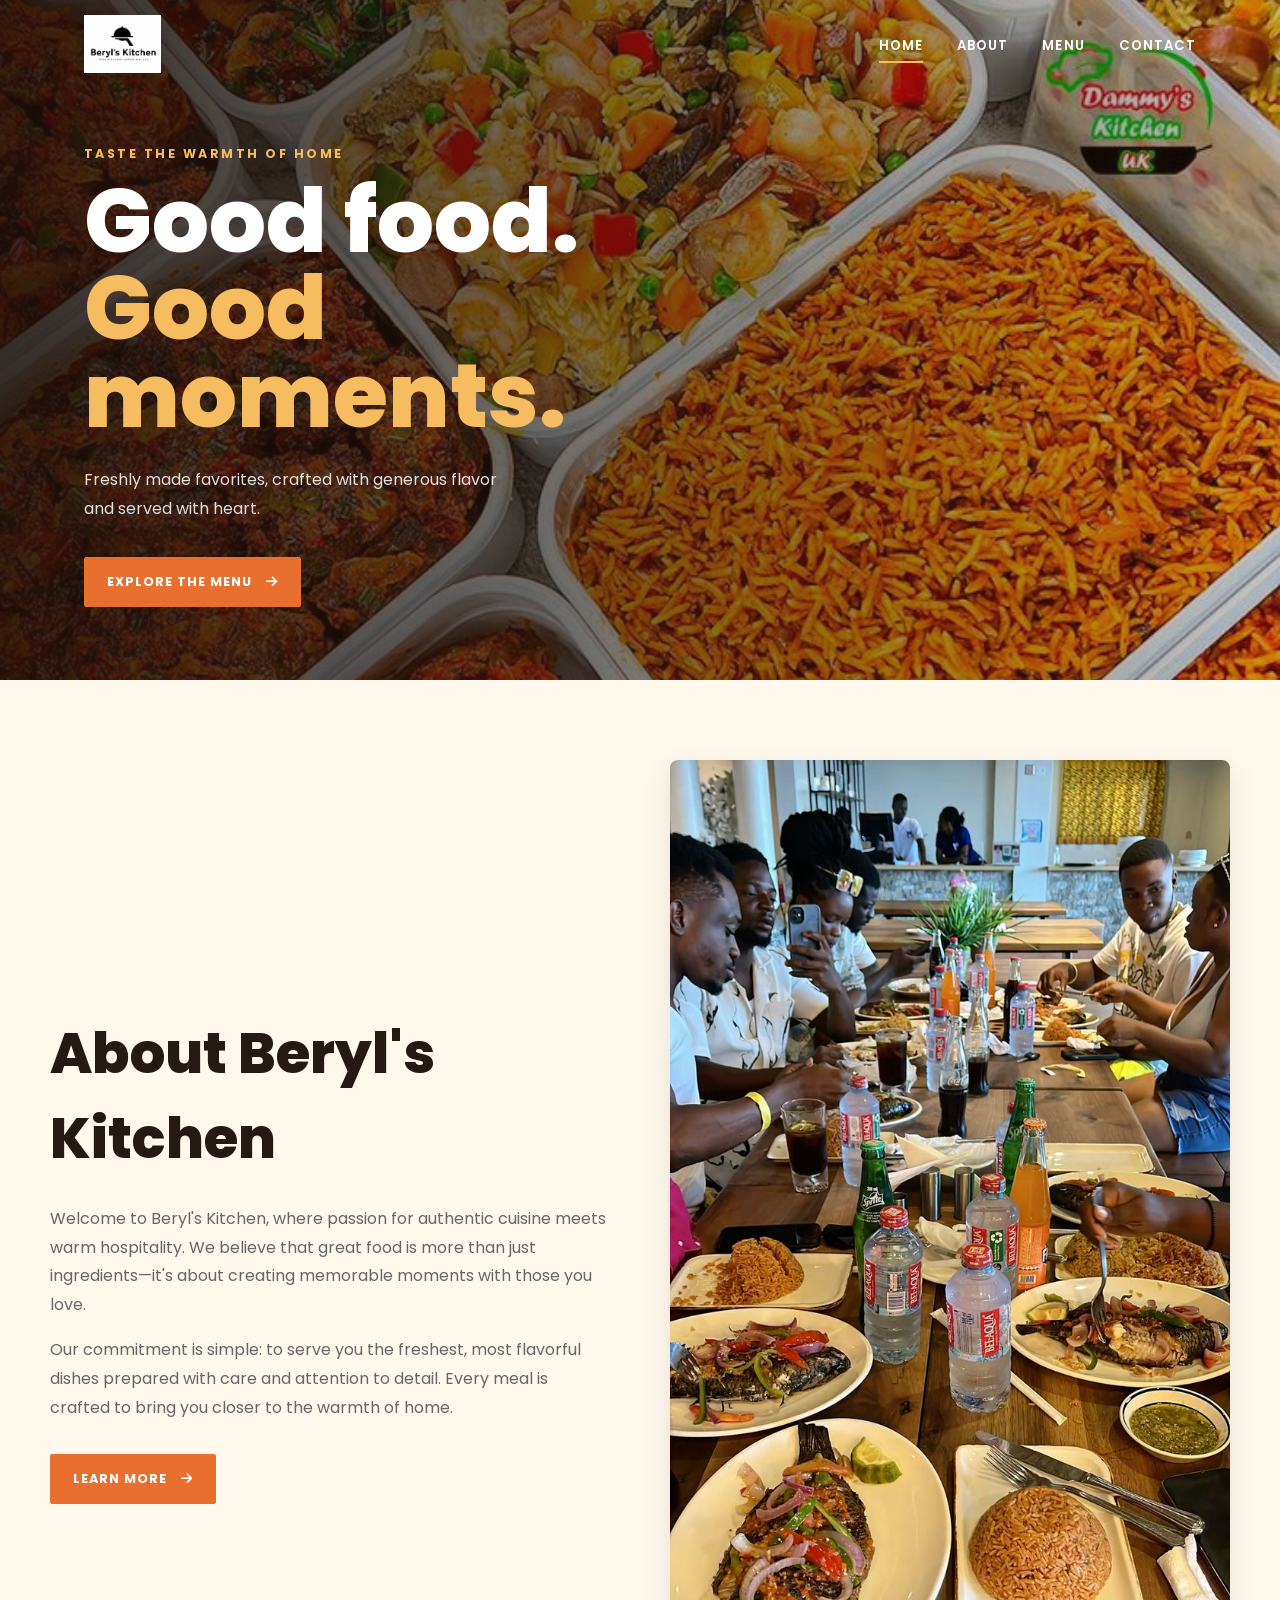
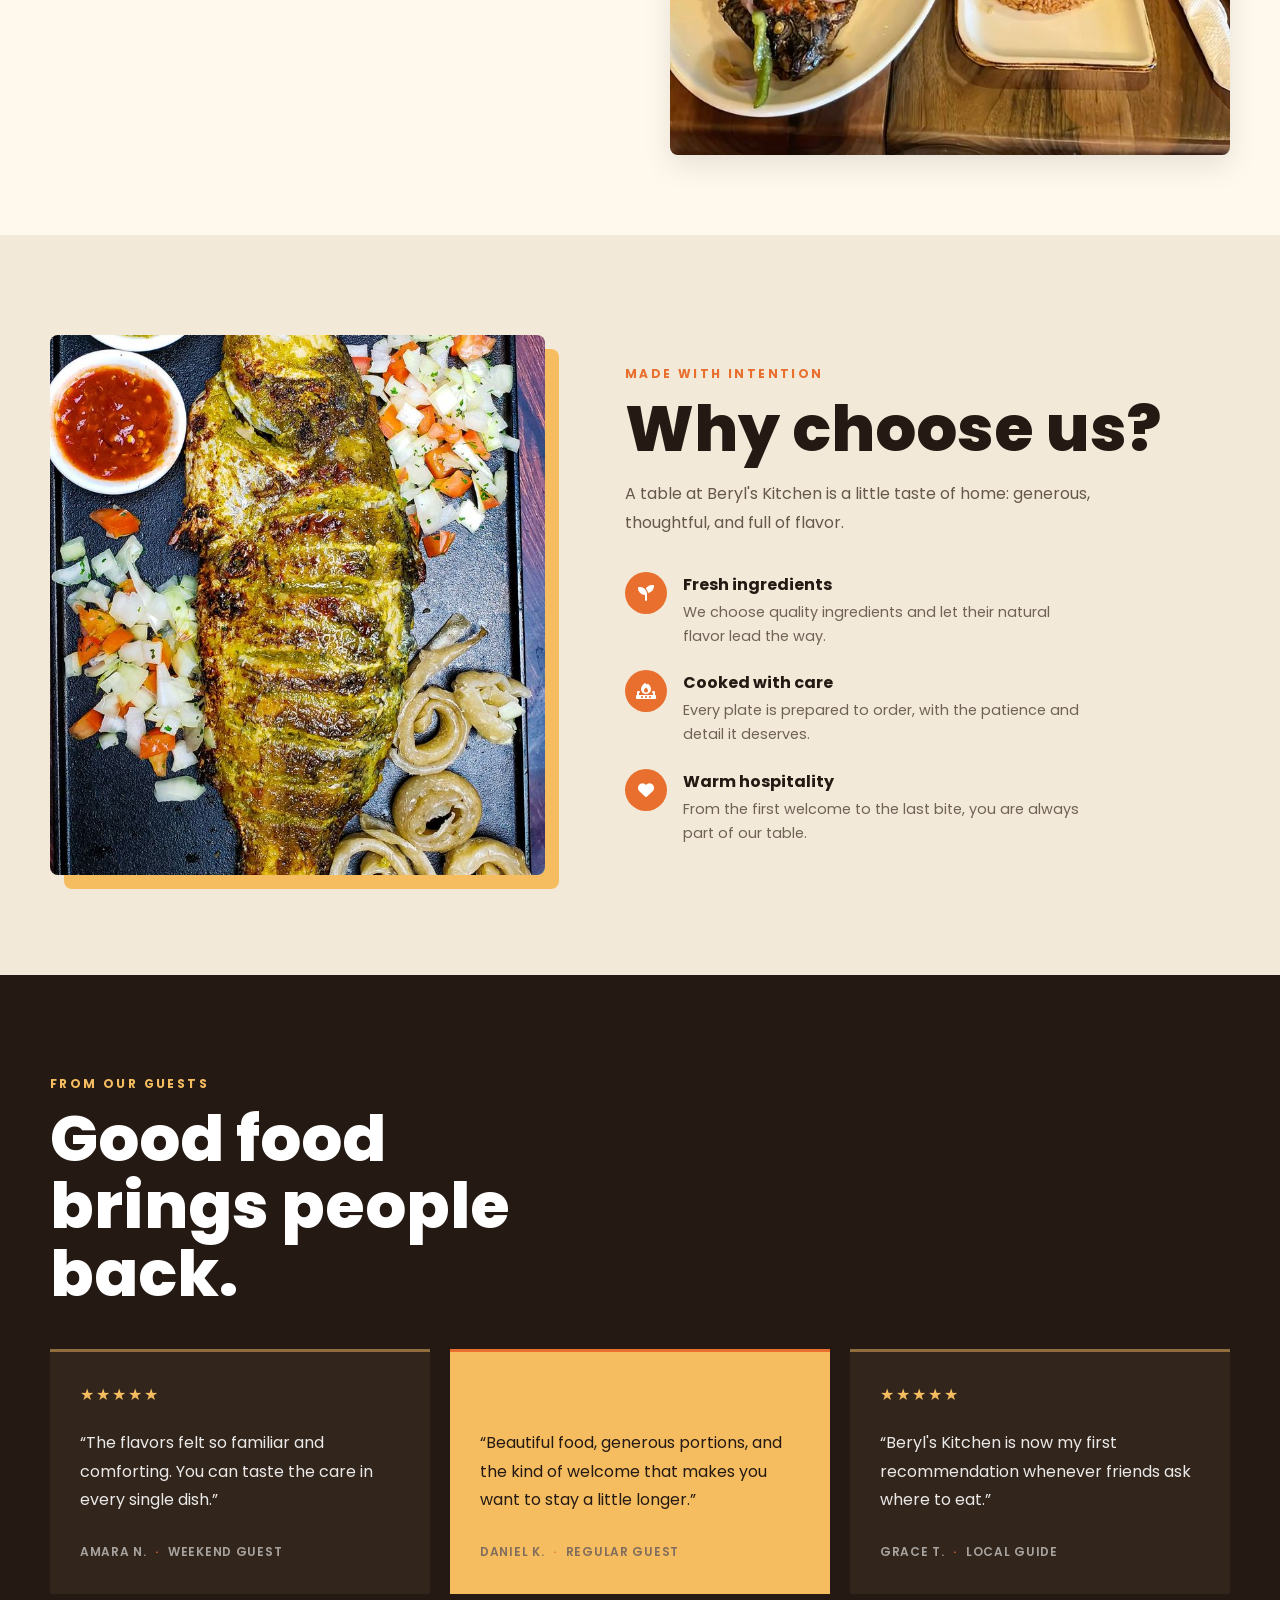
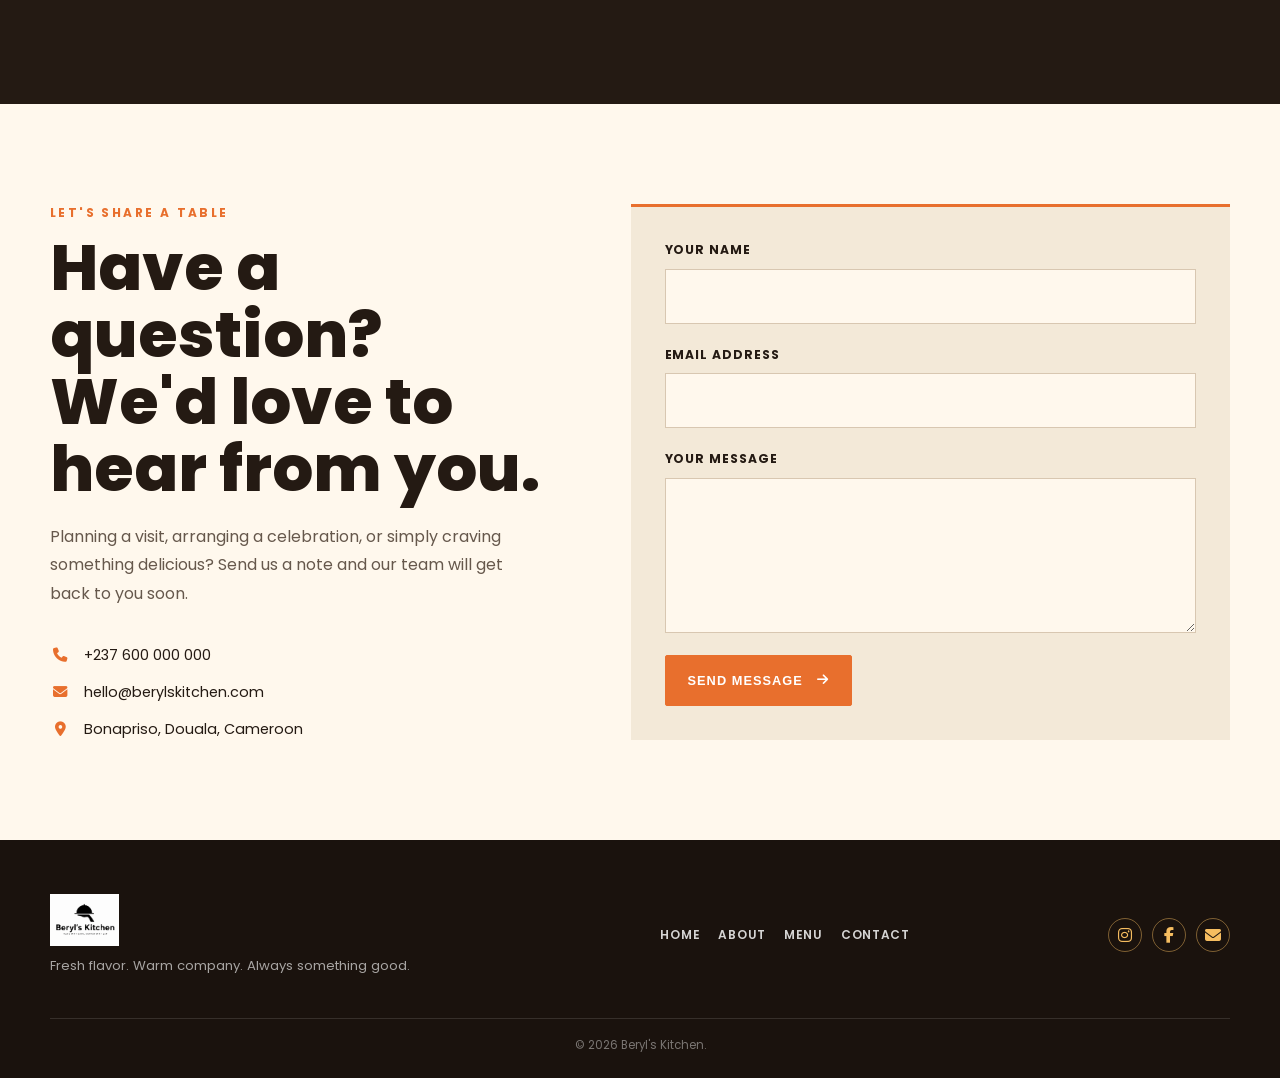
<file: restaurant/index.html>
<!DOCTYPE html>
<html lang="en">
  <head>
    <meta charset="UTF-8" />
    <meta http-equiv="X-UA-Compatible" content="IE=edge" />
    <meta name="viewport" content="width=device-width, initial-scale=1.0" />
    <title>Beryl's Kitchen</title>
    <link href="https://fonts.googleapis.com/css2?family=Poppins:wght@300;400;600;700;800&display=swap" rel="stylesheet">
    <link rel="stylesheet" href="https://cdnjs.cloudflare.com/ajax/libs/font-awesome/6.4.0/css/all.min.css">
    <link rel="stylesheet" href="styles.css">
  </head>
  <body>
    <header>
        <nav>
           <div class="logo">
                <img src="images/logo.png" alt="Beryl's Kitchen">
            </div>
            <ul class="nav-links">
                <li><a href="index.html" class="active">Home</a></li>
                <li><a href="about.html">About</a></li>
                <li><a href="menu.html">Menu</a></li>
                <li><a href="#contact">Contact</a></li>
            </ul>
        </nav>
    </header>
    <section class="hero">
        <img src="images/download (2).jpg" alt="A beautifully prepared meal at Beryl's Kitchen">
        <div class="hero-content">
          <p class="eyebrow">Taste the warmth of home</p>
          <h1>Good food.<br><span>Good moments.</span></h1>
          <p class="hero-copy">Freshly made favorites, crafted with generous flavor and served with heart.</p>
          <a href="menu.html" class="btn">Explore the menu <i class="fa-solid fa-arrow-right" aria-hidden="true"></i></a>
        </div>
    </section>

    <section class="about" id="about">
        <div class="about-container">
            <div class="about-content">
                <h2>About Beryl's Kitchen</h2>
                <p>Welcome to Beryl's Kitchen, where passion for authentic cuisine meets warm hospitality. We believe that great food is more than just ingredients—it's about creating memorable moments with those you love.</p>
                <p>Our commitment is simple: to serve you the freshest, most flavorful dishes prepared with care and attention to detail. Every meal is crafted to bring you closer to the warmth of home.</p>
                <a href="about.html" class="btn">Learn More <i class="fa-solid fa-arrow-right" aria-hidden="true"></i></a>
            </div>
            <div class="about-image">
                <img src="images/about-img.jpg" alt="Beryl's Kitchen restaurant">
            </div>
        </div>
    </section>

    <section class="why-choose" id="why-choose">
        <div class="why-choose-container">
            <div class="why-choose-image">
                <img src="images/main_meals/Cameroonian Style Roasted Whole Fish.jpg" alt="Cameroonian roasted whole fish prepared at Beryl's Kitchen">
            </div>
            <div class="why-choose-content">
                <p class="section-kicker">Made with intention</p>
                <h2>Why choose us?</h2>
                <p class="section-intro">A table at Beryl's Kitchen is a little taste of home: generous, thoughtful, and full of flavor.</p>
                <div class="reasons">
                    <article class="reason"><i class="fa-solid fa-seedling" aria-hidden="true"></i><div><h3>Fresh ingredients</h3><p>We choose quality ingredients and let their natural flavor lead the way.</p></div></article>
                    <article class="reason"><i class="fa-solid fa-fire-burner" aria-hidden="true"></i><div><h3>Cooked with care</h3><p>Every plate is prepared to order, with the patience and detail it deserves.</p></div></article>
                    <article class="reason"><i class="fa-solid fa-heart" aria-hidden="true"></i><div><h3>Warm hospitality</h3><p>From the first welcome to the last bite, you are always part of our table.</p></div></article>
                </div>
            </div>
        </div>
    </section>

    <section class="testimonials" id="testimonials">
        <div class="testimonials-heading">
            <p class="section-kicker">From our guests</p>
            <h2>Good food brings people back.</h2>
        </div>
        <div class="testimonial-grid">
            <blockquote class="testimonial"><div class="stars" aria-label="5 out of 5 stars">★★★★★</div><p>“The flavors felt so familiar and comforting. You can taste the care in every single dish.”</p><footer>Amara N. <span>·</span> Weekend guest</footer></blockquote>
            <blockquote class="testimonial testimonial-featured"><div class="stars" aria-label="5 out of 5 stars">★★★★★</div><p>“Beautiful food, generous portions, and the kind of welcome that makes you want to stay a little longer.”</p><footer>Daniel K. <span>·</span> Regular guest</footer></blockquote>
            <blockquote class="testimonial"><div class="stars" aria-label="5 out of 5 stars">★★★★★</div><p>“Beryl's Kitchen is now my first recommendation whenever friends ask where to eat.”</p><footer>Grace T. <span>·</span> Local guide</footer></blockquote>
        </div>
    </section>

    <section class="contact" id="contact">
        <div class="contact-container">
            <div class="contact-intro">
                <p class="section-kicker">Let's share a table</p>
                <h2>Have a question? We'd love to hear from you.</h2>
                <p>Planning a visit, arranging a celebration, or simply craving something delicious? Send us a note and our team will get back to you soon.</p>
                <div class="contact-details">
                    <a href="tel:+237600000000"><i class="fa-solid fa-phone" aria-hidden="true"></i><span>+237 600 000 000</span></a>
                    <a href="mailto:hello@berylskitchen.com"><i class="fa-solid fa-envelope" aria-hidden="true"></i><span>hello@berylskitchen.com</span></a>
                    <p><i class="fa-solid fa-location-dot" aria-hidden="true"></i><span>Bonapriso, Douala, Cameroon</span></p>
                </div>
            </div>
            <form class="contact-form" action="#contact" method="post">
                <div class="form-row">
                    <label for="name">Your name</label>
                    <input id="name" name="name" type="text" autocomplete="name" required>
                </div>
                <div class="form-row">
                    <label for="email">Email address</label>
                    <input id="email" name="email" type="email" autocomplete="email" required>
                </div>
                <div class="form-row">
                    <label for="message">Your message</label>
                    <textarea id="message" name="message" rows="5" required></textarea>
                </div>
                <button class="btn" type="submit">Send message <i class="fa-solid fa-arrow-right" aria-hidden="true"></i></button>
            </form>
        </div>
    </section>
    <footer class="site-footer">
        <div class="site-footer-container">
            <div class="footer-brand">
                <img src="images/logo.png" alt="Beryl's Kitchen">
                <p>Fresh flavor. Warm company. Always something good.</p>
            </div>
            <div class="footer-links">
                <a href="index.html">Home</a>
                <a href="#about">About</a>
                <a href="menu.html">Menu</a>
                <a href="#contact">Contact</a>
            </div>
            <div class="footer-socials">
                <a href="#" aria-label="Instagram"><i class="fa-brands fa-instagram" aria-hidden="true"></i></a>
                <a href="#" aria-label="Facebook"><i class="fa-brands fa-facebook-f" aria-hidden="true"></i></a>
                <a href="mailto:hello@berylskitchen.com" aria-label="Email"><i class="fa-solid fa-envelope" aria-hidden="true"></i></a>
            </div>
        </div>
        <div class="footer-bottom">&copy; 2026 Beryl's Kitchen.</div>
    </footer>
  </body>
</html>
</file>
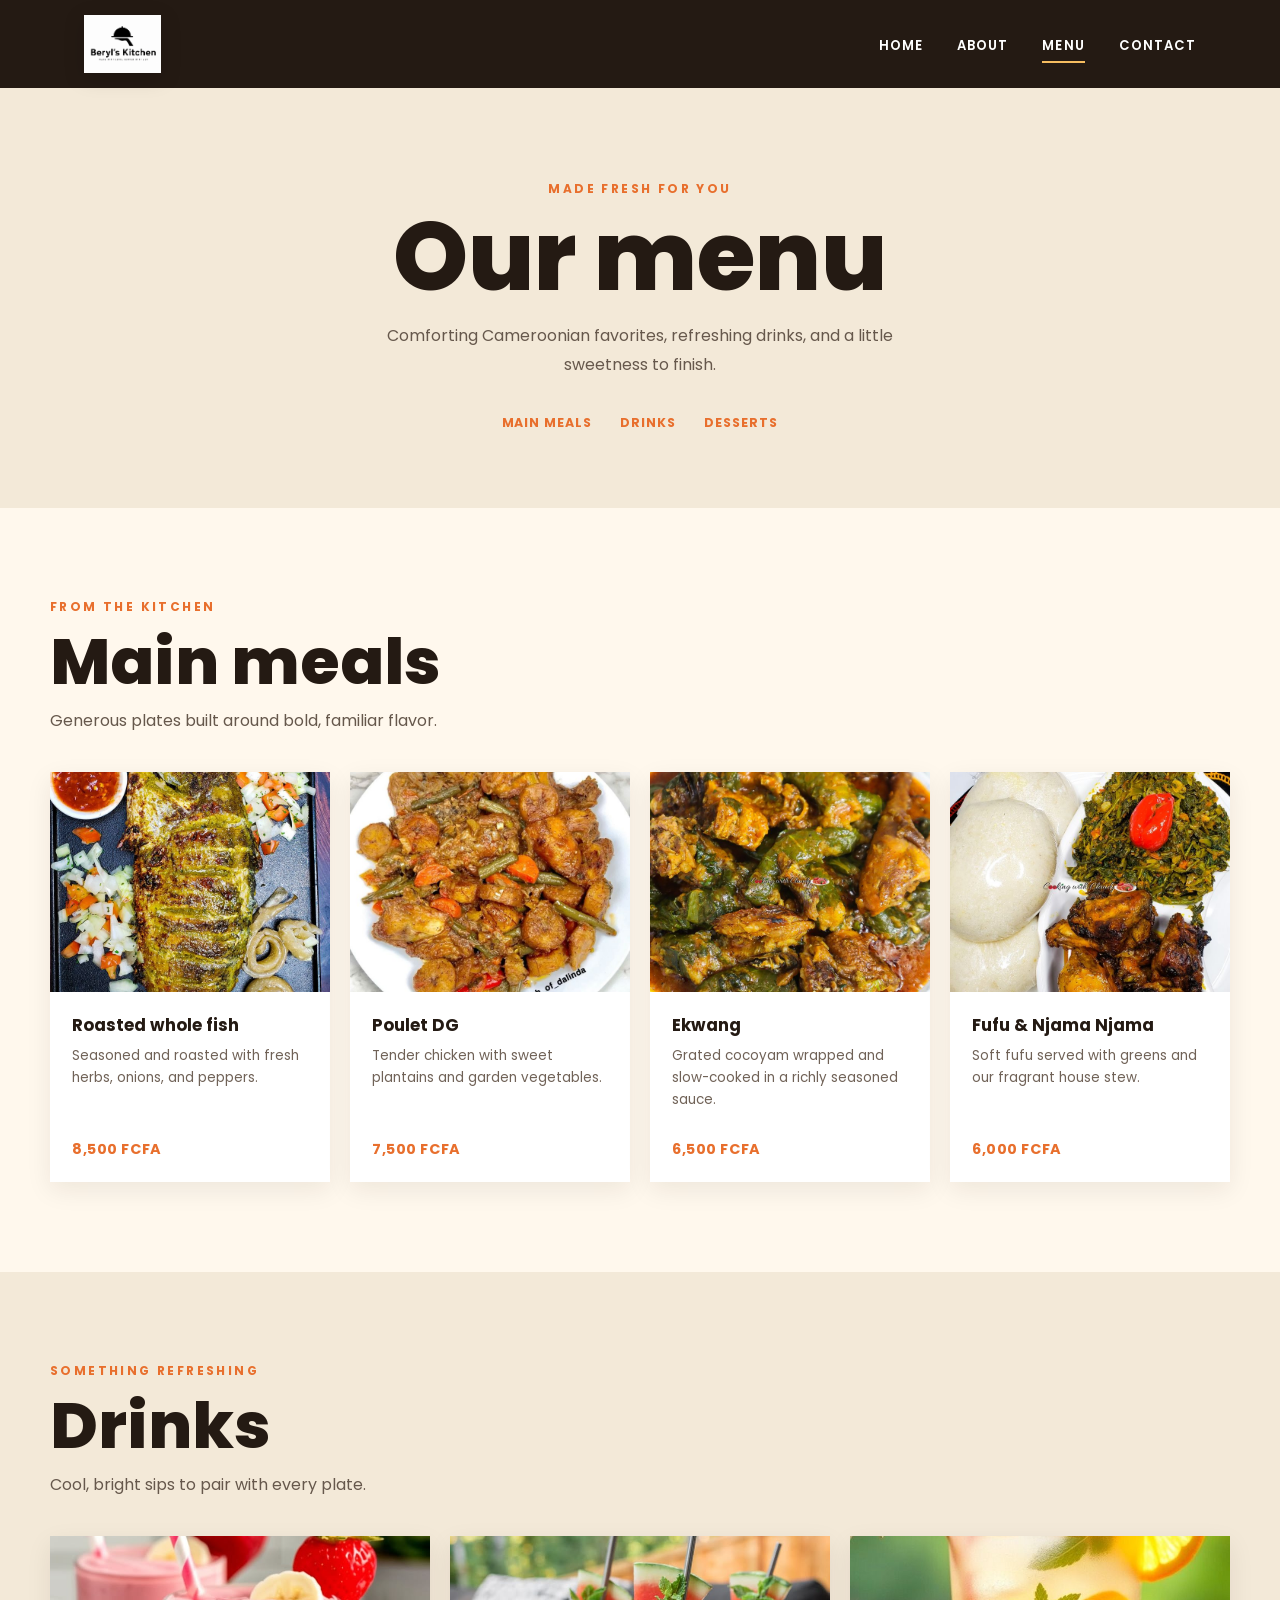
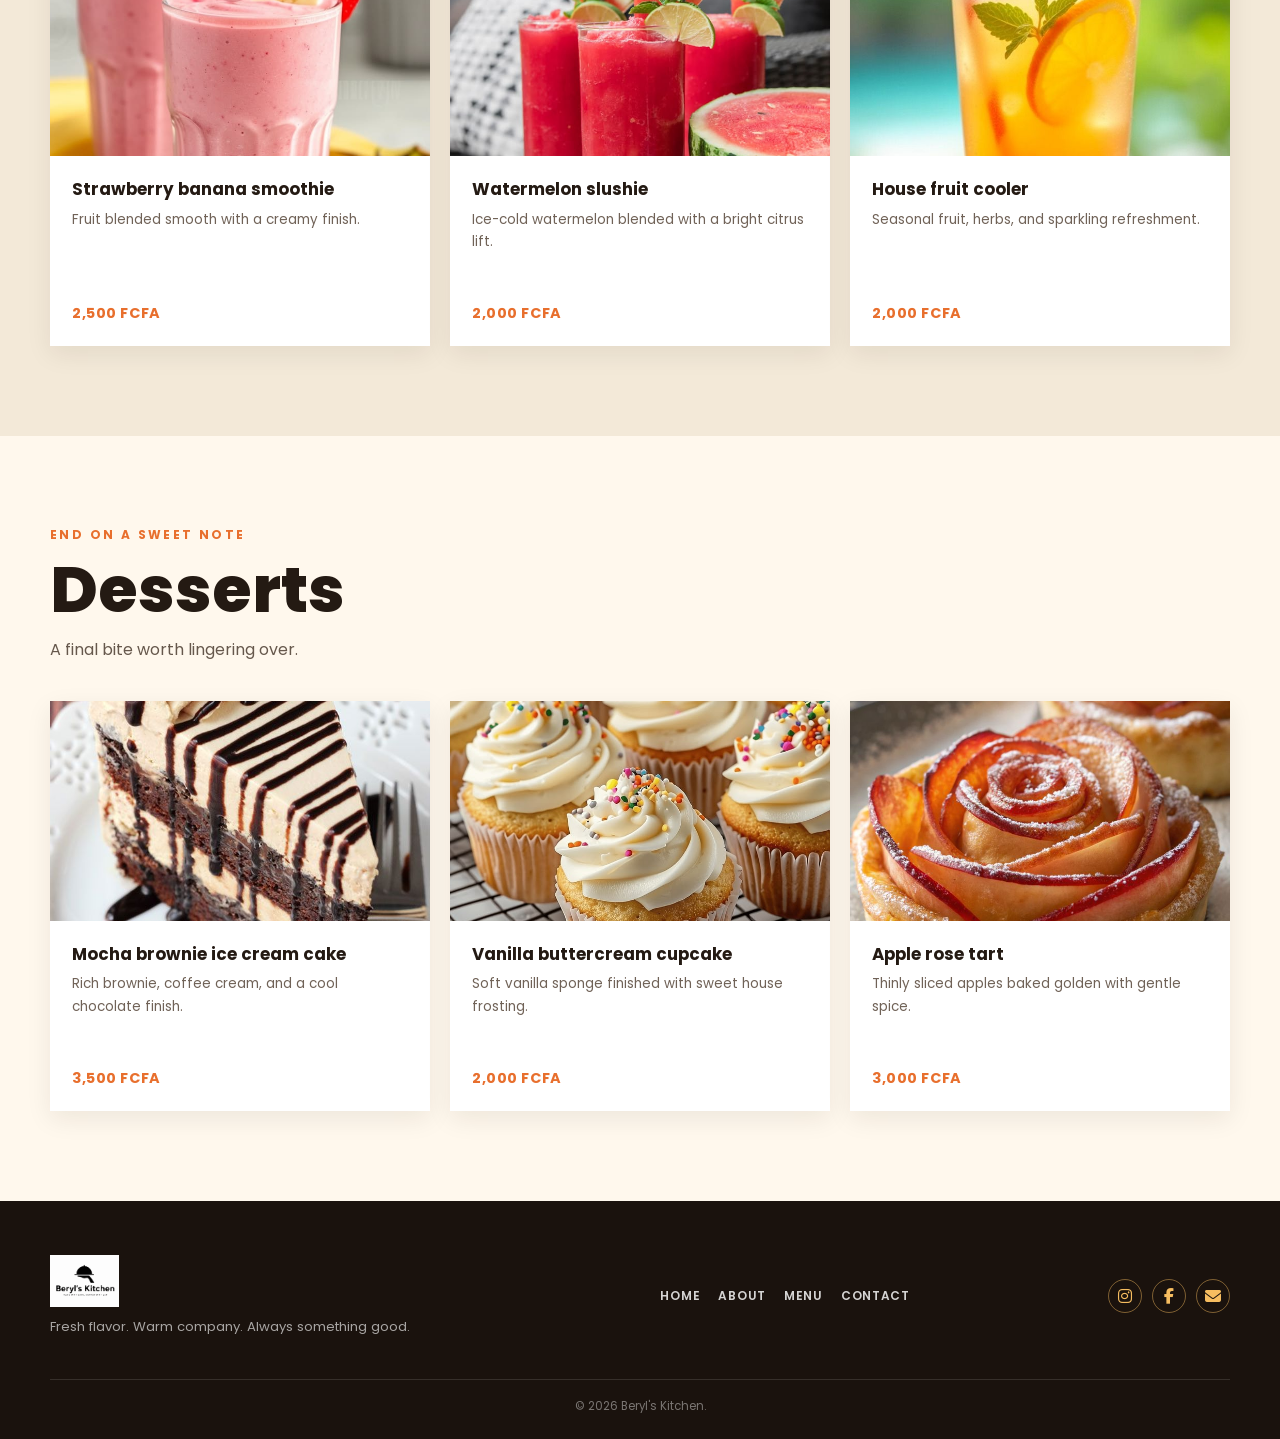
<file: restaurant/menu.html>
<!DOCTYPE html>
<html lang="en">
  <head>
    <meta charset="UTF-8" />
    <meta http-equiv="X-UA-Compatible" content="IE=edge" />
    <meta name="viewport" content="width=device-width, initial-scale=1.0" />
    <title>Menu | Beryl's Kitchen</title>
    <link href="https://fonts.googleapis.com/css2?family=Poppins:wght@300;400;600;700;800&display=swap" rel="stylesheet">
    <link rel="stylesheet" href="https://cdnjs.cloudflare.com/ajax/libs/font-awesome/6.4.0/css/all.min.css">
    <link rel="stylesheet" href="styles.css">
  </head>
  <body class="menu-page">
    <header class="menu-header">
      <nav>
        <a class="logo" href="index.html">
          <img src="images/logo.png" alt="Beryl's Kitchen">
        </a>
        <ul class="nav-links">
          <li><a href="index.html">Home</a></li>
          <li><a href="index.html#about">About</a></li>
          <li><a href="menu.html" class="active">Menu</a></li>
          <li><a href="index.html#contact">Contact</a></li>
        </ul>
      </nav>
    </header>

    <main>
      <section class="menu-hero">
        <p class="section-kicker">Made fresh for you</p>
        <h1>Our menu</h1>
        <p>Comforting Cameroonian favorites, refreshing drinks, and a little sweetness to finish.</p>
        <div class="menu-jump" aria-label="Menu categories">
          <a href="#main-meals">Main meals</a>
          <a href="#drinks">Drinks</a>
          <a href="#desserts">Desserts</a>
        </div>
      </section>

      <section class="menu-section" id="main-meals">
        <div class="menu-section-heading">
          <p class="section-kicker">From the kitchen</p>
          <h2>Main meals</h2>
          <p>Generous plates built around bold, familiar flavor.</p>
        </div>
        <div class="menu-grid">
          <article class="menu-card">
            <img src="images/main_meals/Cameroonian Style Roasted Whole Fish.jpg" alt="Cameroonian roasted whole fish with vegetables">
            <div class="menu-card-content"><div><h3>Roasted whole fish</h3><p>Seasoned and roasted with fresh herbs, onions, and peppers.</p></div><strong>8,500 FCFA</strong></div>
          </article>
          <article class="menu-card">
            <img src="images/main_meals/Poulet DG On the Menu - A Cameroonian Dish.jpg" alt="Poulet DG Cameroonian chicken dish">
            <div class="menu-card-content"><div><h3>Poulet DG</h3><p>Tender chicken with sweet plantains and garden vegetables.</p></div><strong>7,500 FCFA</strong></div>
          </article>
          <article class="menu-card">
            <img src="images/main_meals/Cameroonian Ekwang Recipe.jpg" alt="Cameroonian Ekwang dish">
            <div class="menu-card-content"><div><h3>Ekwang</h3><p>Grated cocoyam wrapped and slow-cooked in a richly seasoned sauce.</p></div><strong>6,500 FCFA</strong></div>
          </article>
          <article class="menu-card">
            <img src="images/main_meals/Cameroonian Finest Fufu and Njama Njama_Khati Khati.jpg" alt="Fufu and Njama Njama with Khati Khati">
            <div class="menu-card-content"><div><h3>Fufu & Njama Njama</h3><p>Soft fufu served with greens and our fragrant house stew.</p></div><strong>6,000 FCFA</strong></div>
          </article>
        </div>
      </section>

      <section class="menu-section menu-section-alt" id="drinks">
        <div class="menu-section-heading">
          <p class="section-kicker">Something refreshing</p>
          <h2>Drinks</h2>
          <p>Cool, bright sips to pair with every plate.</p>
        </div>
        <div class="menu-grid menu-grid-small">
          <article class="menu-card"><img src="images/drinks/Strawberry Banana Smoothie (+ Easy Recipe).jpg" alt="Strawberry banana smoothie"><div class="menu-card-content"><div><h3>Strawberry banana smoothie</h3><p>Fruit blended smooth with a creamy finish.</p></div><strong>2,500 FCFA</strong></div></article>
          <article class="menu-card"><img src="images/drinks/Watermelon Slushie Recipe (Only 4 Ingredients!) - From My Bowl.jpg" alt="Watermelon slushie"><div class="menu-card-content"><div><h3>Watermelon slushie</h3><p>Ice-cold watermelon blended with a bright citrus lift.</p></div><strong>2,000 FCFA</strong></div></article>
          <article class="menu-card"><img src="images/drinks/summer drinks.jpg" alt="Fresh summer drinks"><div class="menu-card-content"><div><h3>House fruit cooler</h3><p>Seasonal fruit, herbs, and sparkling refreshment.</p></div><strong>2,000 FCFA</strong></div></article>
        </div>
      </section>

      <section class="menu-section" id="desserts">
        <div class="menu-section-heading">
          <p class="section-kicker">End on a sweet note</p>
          <h2>Desserts</h2>
          <p>A final bite worth lingering over.</p>
        </div>
        <div class="menu-grid menu-grid-small">
          <article class="menu-card"><img src="images/deserts/Mocha Brownie Ice Cream Cake _ The Best Homemade Ice Cream Cake Recipe.jpg" alt="Mocha brownie ice cream cake"><div class="menu-card-content"><div><h3>Mocha brownie ice cream cake</h3><p>Rich brownie, coffee cream, and a cool chocolate finish.</p></div><strong>3,500 FCFA</strong></div></article>
          <article class="menu-card"><img src="images/deserts/Vanilla Cupcakes with Sweet Buttercream Frosting.jpg" alt="Vanilla cupcake with buttercream frosting"><div class="menu-card-content"><div><h3>Vanilla buttercream cupcake</h3><p>Soft vanilla sponge finished with sweet house frosting.</p></div><strong>2,000 FCFA</strong></div></article>
          <article class="menu-card"><img src="images/deserts/Elegant Apple Roses.jpg" alt="Elegant apple rose dessert"><div class="menu-card-content"><div><h3>Apple rose tart</h3><p>Thinly sliced apples baked golden with gentle spice.</p></div><strong>3,000 FCFA</strong></div></article>
        </div>
      </section>
    </main>

    <footer class="site-footer">
      <div class="site-footer-container">
        <div class="footer-brand"><img src="images/logo.png" alt="Beryl's Kitchen"><p>Fresh flavor. Warm company. Always something good.</p></div>
        <div class="footer-links"><a href="index.html">Home</a><a href="index.html#about">About</a><a href="menu.html">Menu</a><a href="index.html#contact">Contact</a></div>
        <div class="footer-socials"><a href="#" aria-label="Instagram"><i class="fa-brands fa-instagram" aria-hidden="true"></i></a><a href="#" aria-label="Facebook"><i class="fa-brands fa-facebook-f" aria-hidden="true"></i></a><a href="mailto:hello@berylskitchen.com" aria-label="Email"><i class="fa-solid fa-envelope" aria-hidden="true"></i></a></div>
      </div>
      <div class="footer-bottom">&copy; 2026 Beryl's Kitchen.</div>
    </footer>
  </body>
</html>
</file>
<file: restaurant/styles.css>
:root {
    --ink: #241a13;
    --cream: #fff8ed;
    --orange: #e86f2d;
    --gold: #f6bd60;
}

* { box-sizing: border-box; }

body {
    font-family: 'Poppins', sans-serif;
    margin: 0;
    color: var(--ink);
    background: var(--cream);
}

header {
    position: absolute;
    z-index: 2;
    width: 100%;
}

nav {
    display: flex;
    justify-content: space-between;
    align-items: center;
    max-width: 1180px;
    height: 88px;
    margin: 0 auto;
    padding: 0 34px;
}

nav .logo {
    display: flex;
    align-items: center;
    height: 64px;
}

nav .logo img {
    display: block;
    width: auto;
    max-width: 190px;
    height: 58px;
    object-fit: contain;
    filter: drop-shadow(0 5px 10px rgba(0, 0, 0, .16));
    transition: transform .25s ease;
}

nav .logo img:hover { transform: translateY(-2px) rotate(-1deg); }

.nav-links {
    display: flex;
    gap: 34px;
    list-style: none;
    margin: 0;
    padding: 0;
}

.nav-links a {
    position: relative;
    color: #fff;
    font-size: .82rem;
    font-weight: 600;
    letter-spacing: .08em;
    text-decoration: none;
    text-transform: uppercase;
}

.nav-links a::after {
    position: absolute;
    right: 0;
    bottom: -8px;
    left: 0;
    height: 2px;
    background: var(--gold);
    content: '';
    transform: scaleX(0);
    transform-origin: right;
    transition: transform .25s ease;
}

.nav-links a:hover::after,
.nav-links a.active::after { transform: scaleX(1); transform-origin: left; }

.hero {
    position: relative;
    display: flex;
    align-items: center;
    min-height: 680px;
    overflow: hidden;
    background: #542817;
}

.hero > img {
    position: absolute;
    inset: 0;
    width: 100%;
    height: 100%;
    object-fit: cover;
    object-position: center;
    opacity: .82;
}

.hero::after {
    position: absolute;
    inset: 0;
    background: linear-gradient(90deg, rgba(26, 14, 8, .84) 0%, rgba(26, 14, 8, .54) 42%, rgba(26, 14, 8, .08) 100%);
    content: '';
}

.hero-content {
    position: relative;
    z-index: 1;
    width: min(1180px, 100%);
    margin: 72px auto 0;
    padding: 48px 34px;
    color: #fff;
}

.eyebrow {
    margin: 0 0 14px;
    color: var(--gold);
    font-size: .78rem;
    font-weight: 700;
    letter-spacing: .2em;
    text-transform: uppercase;
}

h1 {
    max-width: 600px;
    margin: 0;
    font-size: clamp(3.5rem, 7vw, 6.7rem);
    font-weight: 800;
    letter-spacing: 0;
    line-height: .98;
}

h1 span { color: var(--gold); }

.hero-copy {
    max-width: 420px;
    margin: 26px 0 34px;
    color: rgba(255, 255, 255, .86);
    font-size: 1rem;
    line-height: 1.8;
}

.btn {
    display: inline-flex;
    align-items: center;
    gap: 14px;
    padding: 15px 22px;
    border: 1px solid var(--orange);
    border-radius: 2px;
    background: var(--orange);
    color: #fff;
    font-size: .8rem;
    font-weight: 700;
    letter-spacing: .08em;
    text-decoration: none;
    text-transform: uppercase;
    transition: background .25s ease, transform .25s ease, box-shadow .25s ease;
}

.btn:hover {
    background: #c9531c;
    box-shadow: 0 10px 25px rgba(0, 0, 0, .2);
    transform: translateY(-3px);
}

/* About Section */
.about {
    padding: 80px 34px;
    background: var(--cream);
}

.about-container {
    display: grid;
    grid-template-columns: 1fr 1fr;
    gap: 60px;
    max-width: 1180px;
    margin: 0 auto;
    align-items: center;
}

.about-content h2 {
    font-size: clamp(2.5rem, 5vw, 3.5rem);
    font-weight: 800;
    margin: 0 0 24px;
    color: var(--ink);
}

.about-content p {
    font-size: 1rem;
    line-height: 1.8;
    margin: 0 0 16px;
    color: #666;
}

.about-content p:last-of-type {
    margin-bottom: 32px;
}

.about-image {
    display: flex;
    align-items: center;
}

.about-image img {
    width: 100%;
    height: auto;
    border-radius: 8px;
    box-shadow: 0 10px 30px rgba(0, 0, 0, .1);
}

.why-choose {
    padding: 100px 34px;
    background: #f3e9d8;
}

.why-choose-container {
    display: grid;
    grid-template-columns: minmax(0, .9fr) minmax(0, 1.1fr);
    gap: 80px;
    max-width: 1180px;
    margin: 0 auto;
    align-items: center;
}

.why-choose-image img {
    display: block;
    width: 100%;
    height: 540px;
    object-fit: cover;
    border-radius: 8px;
    box-shadow: 14px 14px 0 var(--gold);
}

.section-kicker {
    margin: 0 0 12px;
    color: var(--orange);
    font-size: .75rem;
    font-weight: 700;
    letter-spacing: .2em;
    text-transform: uppercase;
}

.why-choose-content h2,
.testimonials-heading h2 {
    margin: 0 0 18px;
    color: var(--ink);
    font-size: clamp(2.4rem, 5vw, 4rem);
    font-weight: 800;
    line-height: 1.05;
}

.section-intro {
    max-width: 480px;
    margin: 0 0 34px;
    color: #66584c;
    line-height: 1.8;
}

.reasons {
    display: grid;
    gap: 22px;
}

.reason {
    display: grid;
    grid-template-columns: 42px 1fr;
    gap: 16px;
    align-items: start;
}

.reason > i {
    display: grid;
    width: 42px;
    height: 42px;
    place-items: center;
    border-radius: 50%;
    background: var(--orange);
    color: #fff;
    font-size: 1rem;
}

.reason h3 { margin: 0 0 4px; font-size: 1rem; }

.reason p {
    max-width: 400px;
    margin: 0;
    color: #706257;
    font-size: .9rem;
    line-height: 1.65;
}

.testimonials {
    padding: 100px 34px 110px;
    background: var(--ink);
}

.testimonials-heading {
    max-width: 1180px;
    margin: 0 auto 42px;
}

.testimonials-heading .section-kicker { color: var(--gold); }

.testimonials-heading h2 { max-width: 560px; color: #fff; }

.testimonial-grid {
    display: grid;
    grid-template-columns: repeat(3, 1fr);
    gap: 20px;
    max-width: 1180px;
    margin: 0 auto;
}

.testimonial {
    min-height: 245px;
    margin: 0;
    padding: 30px;
    border-top: 3px solid rgba(246, 189, 96, .48);
    background: #32251c;
}

.testimonial-featured {
    border-top-color: var(--orange);
    background: #f6bd60;
}

.stars {
    margin-bottom: 22px;
    color: var(--gold);
    letter-spacing: .12em;
}

.testimonial p {
    margin: 0 0 28px;
    color: rgba(255, 255, 255, .9);
    font-size: 1rem;
    line-height: 1.8;
}

.testimonial-featured p { color: var(--ink); }

.testimonial footer {
    color: rgba(255, 255, 255, .58);
    font-size: .75rem;
    font-weight: 600;
    letter-spacing: .06em;
    text-transform: uppercase;
}

.testimonial-featured footer { color: #806d5d; }
.testimonial footer span { margin: 0 5px; color: var(--orange); }

.contact {
    padding: 100px 34px;
    background: var(--cream);
}

.contact-container {
    display: grid;
    grid-template-columns: minmax(0, .9fr) minmax(0, 1.1fr);
    gap: 90px;
    max-width: 1180px;
    margin: 0 auto;
}

.contact-intro h2 {
    max-width: 520px;
    margin: 0 0 20px;
    color: var(--ink);
    font-size: clamp(2.4rem, 5vw, 4rem);
    font-weight: 800;
    line-height: 1.05;
}

.contact-intro > p:not(.section-kicker) {
    max-width: 500px;
    margin: 0;
    color: #66584c;
    line-height: 1.8;
}

.contact-details {
    display: grid;
    gap: 16px;
    margin-top: 36px;
}

.contact-details a,
.contact-details p {
    display: flex;
    align-items: center;
    gap: 14px;
    margin: 0;
    color: var(--ink);
    font-size: .9rem;
    text-decoration: none;
}

.contact-details i {
    width: 20px;
    color: var(--orange);
    text-align: center;
}

.contact-details a:hover { color: var(--orange); }

.contact-form {
    display: grid;
    gap: 22px;
    padding: 34px;
    border-top: 3px solid var(--orange);
    background: #f3e9d8;
}

.form-row { display: grid; gap: 8px; }

.form-row label {
    color: var(--ink);
    font-size: .76rem;
    font-weight: 700;
    letter-spacing: .08em;
    text-transform: uppercase;
}

.form-row input,
.form-row textarea {
    width: 100%;
    border: 1px solid #d8c7b1;
    border-radius: 0;
    padding: 13px 14px;
    background: var(--cream);
    color: var(--ink);
    font: inherit;
    outline: none;
    resize: vertical;
}

.form-row input:focus,
.form-row textarea:focus { border-color: var(--orange); box-shadow: 0 0 0 2px rgba(232, 111, 45, .15); }

.contact-form .btn { justify-self: start; cursor: pointer; }

.site-footer {
    padding: 54px 34px 24px;
    background: #1a120d;
    color: #fff;
}

.site-footer-container {
    display: grid;
    grid-template-columns: 1.4fr 1fr auto;
    gap: 40px;
    max-width: 1180px;
    margin: 0 auto;
    align-items: center;
}

.footer-brand img {
    display: block;
    width: auto;
    max-width: 190px;
    height: 52px;
    margin-bottom: 10px;
    object-fit: contain;
}

.footer-brand p {
    margin: 0;
    color: rgba(255, 255, 255, .62);
    font-size: .82rem;
}

.footer-links {
    display: flex;
    flex-wrap: wrap;
    gap: 18px;
}

.footer-links a {
    color: rgba(255, 255, 255, .82);
    font-size: .75rem;
    font-weight: 600;
    letter-spacing: .06em;
    text-decoration: none;
    text-transform: uppercase;
}

.footer-links a:hover { color: var(--gold); }

.footer-socials { display: flex; gap: 10px; }

.footer-socials a {
    display: grid;
    width: 34px;
    height: 34px;
    place-items: center;
    border: 1px solid rgba(246, 189, 96, .45);
    border-radius: 50%;
    color: var(--gold);
    text-decoration: none;
    transition: background .25s ease, color .25s ease;
}

.footer-socials a:hover { background: var(--orange); color: #fff; }

.footer-bottom {
    max-width: 1180px;
    margin: 42px auto 0;
    padding-top: 18px;
    border-top: 1px solid rgba(255, 255, 255, .12);
    color: rgba(255, 255, 255, .42);
    font-size: .72rem;
    text-align: center;
}

.menu-page header {
    position: relative;
    background: var(--ink);
}

.menu-page .nav-links a { color: #fff; }

.menu-page .logo { text-decoration: none; }

.menu-hero {
    padding: 92px 34px 76px;
    background: #f3e9d8;
    text-align: center;
}

.menu-hero h1 {
    max-width: none;
    margin: 0 0 18px;
    color: var(--ink);
    font-size: clamp(3.5rem, 8vw, 6rem);
}

.menu-hero > p:not(.section-kicker) {
    max-width: 520px;
    margin: 0 auto;
    color: #66584c;
    line-height: 1.8;
}

.menu-jump {
    display: flex;
    justify-content: center;
    gap: 28px;
    margin-top: 34px;
}

.menu-jump a {
    color: var(--orange);
    font-size: .78rem;
    font-weight: 700;
    letter-spacing: .08em;
    text-decoration: none;
    text-transform: uppercase;
}

.menu-jump a:hover { color: var(--ink); }

.menu-section {
    padding: 90px 34px;
    background: var(--cream);
}

.menu-section-alt { background: #f3e9d8; }

.menu-section-heading {
    max-width: 1180px;
    margin: 0 auto 38px;
}

.menu-section-heading h2 {
    margin: 0 0 12px;
    color: var(--ink);
    font-size: clamp(2.5rem, 5vw, 4rem);
    font-weight: 800;
    line-height: 1.05;
}

.menu-section-heading > p:last-child {
    margin: 0;
    color: #66584c;
    line-height: 1.7;
}

.menu-grid {
    display: grid;
    grid-template-columns: repeat(4, 1fr);
    gap: 20px;
    max-width: 1180px;
    margin: 0 auto;
}

.menu-grid-small { grid-template-columns: repeat(3, 1fr); }

.menu-card {
    overflow: hidden;
    background: #fff;
    box-shadow: 0 8px 24px rgba(36, 26, 19, .08);
}

.menu-card > img {
    display: block;
    width: 100%;
    height: 220px;
    object-fit: cover;
}

.menu-card-content {
    display: flex;
    flex-direction: column;
    justify-content: space-between;
    min-height: 190px;
    gap: 20px;
    padding: 22px;
}

.menu-card h3 {
    margin: 0 0 8px;
    color: var(--ink);
    font-size: 1.05rem;
    line-height: 1.35;
}

.menu-card p {
    margin: 0;
    color: #706257;
    font-size: .84rem;
    line-height: 1.65;
}

.menu-card strong {
    color: var(--orange);
    font-size: .9rem;
    letter-spacing: .04em;
}

@media (max-width: 640px) {
    nav { height: 76px; padding: 0 20px; }
    nav .logo img { height: 50px; max-width: 150px; }
    .nav-links { gap: 14px; }
    .nav-links a { font-size: .65rem; letter-spacing: .03em; }
    .hero { min-height: 650px; }
    .hero::after { background: linear-gradient(90deg, rgba(26, 14, 8, .82), rgba(26, 14, 8, .3)); }
    .hero-content { margin-top: 52px; padding: 42px 20px; }
    h1 { font-size: clamp(3.1rem, 16vw, 5rem); }
    .hero-copy { font-size: .9rem; }
    
    .about {
        padding: 60px 20px;
    }
    
    .about-container {
        grid-template-columns: 1fr;
        gap: 40px;
    }
    
    .about-content h2 {
        font-size: clamp(1.8rem, 8vw, 2.5rem);
    }
    
    .about-content p {
        font-size: .95rem;
    }

    .why-choose { padding: 70px 20px 80px; }

    .why-choose-container {
        grid-template-columns: 1fr;
        gap: 52px;
    }

    .why-choose-image img {
        height: 360px;
        box-shadow: 8px 8px 0 var(--gold);
    }

    .why-choose-content h2,
    .testimonials-heading h2 {
        font-size: clamp(2.2rem, 11vw, 3.2rem);
    }

    .testimonials { padding: 70px 20px 80px; }

    .testimonial-grid { grid-template-columns: 1fr; }

    .testimonial { min-height: auto; }

    .contact { padding: 70px 20px 80px; }

    .contact-container { grid-template-columns: 1fr; gap: 46px; }

    .contact-intro h2 { font-size: clamp(2.2rem, 11vw, 3.2rem); }

    .contact-form { padding: 26px 20px; }

    .site-footer { padding: 48px 20px 22px; }

    .site-footer-container { grid-template-columns: 1fr; gap: 28px; }

    .footer-bottom { margin-top: 34px; }

    .menu-hero { padding: 64px 20px 56px; }

    .menu-hero h1 { font-size: clamp(3.2rem, 16vw, 5rem); }

    .menu-jump { flex-wrap: wrap; gap: 14px 20px; }

    .menu-section { padding: 70px 20px; }

    .menu-grid,
    .menu-grid-small { grid-template-columns: 1fr; }

    .menu-card > img { height: 240px; }
}
</file>
